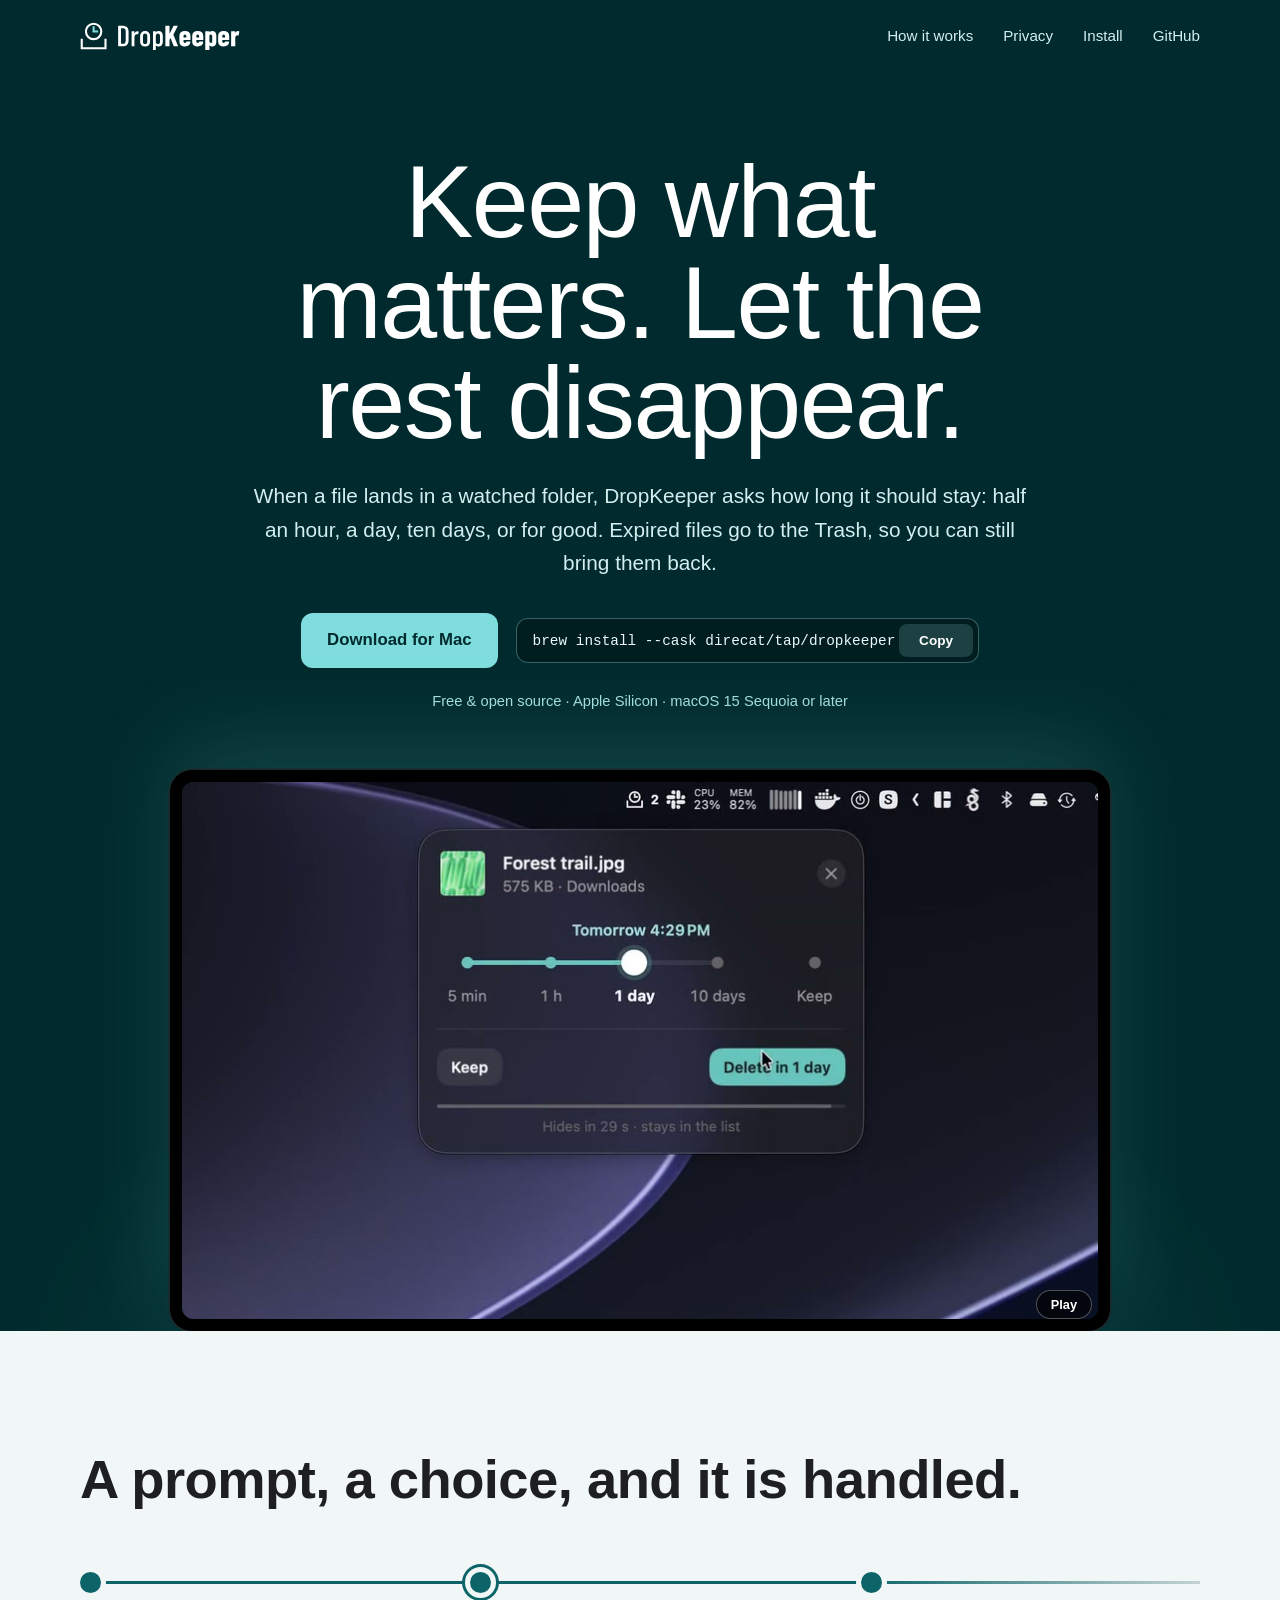
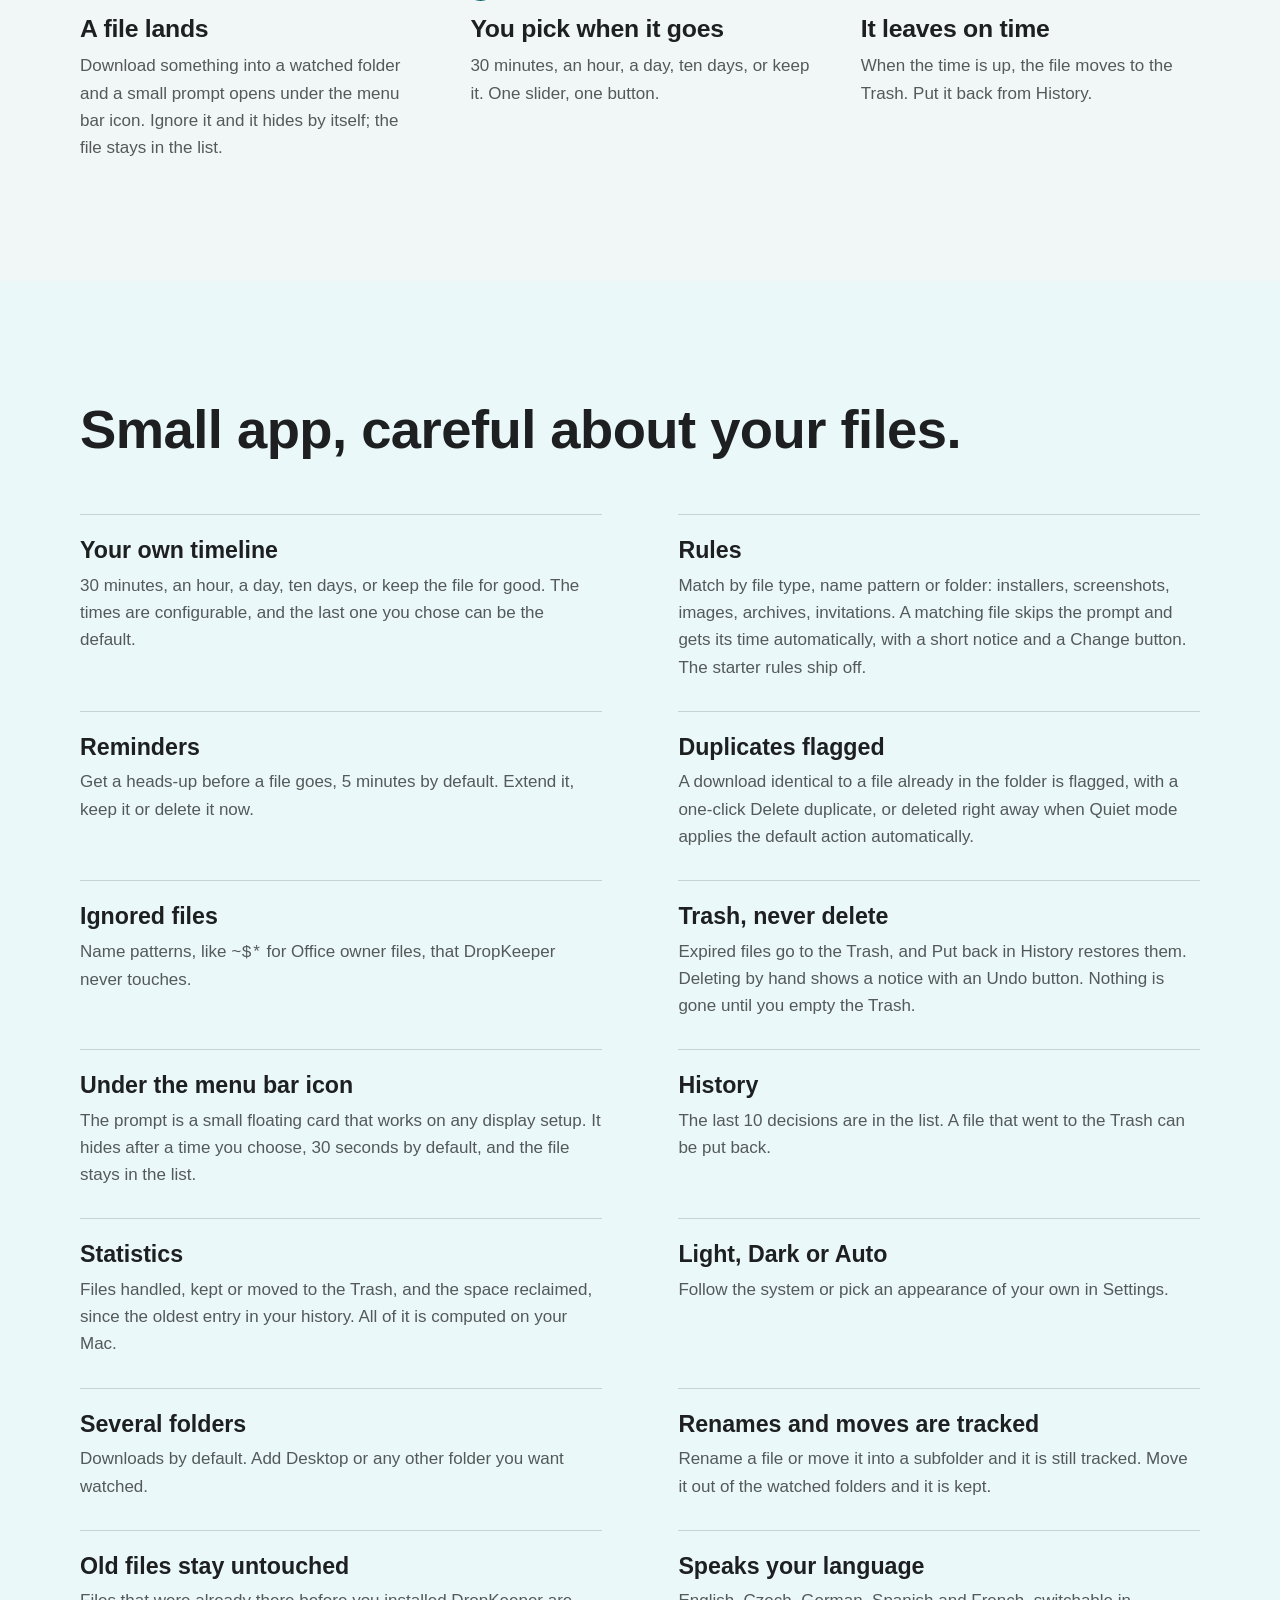
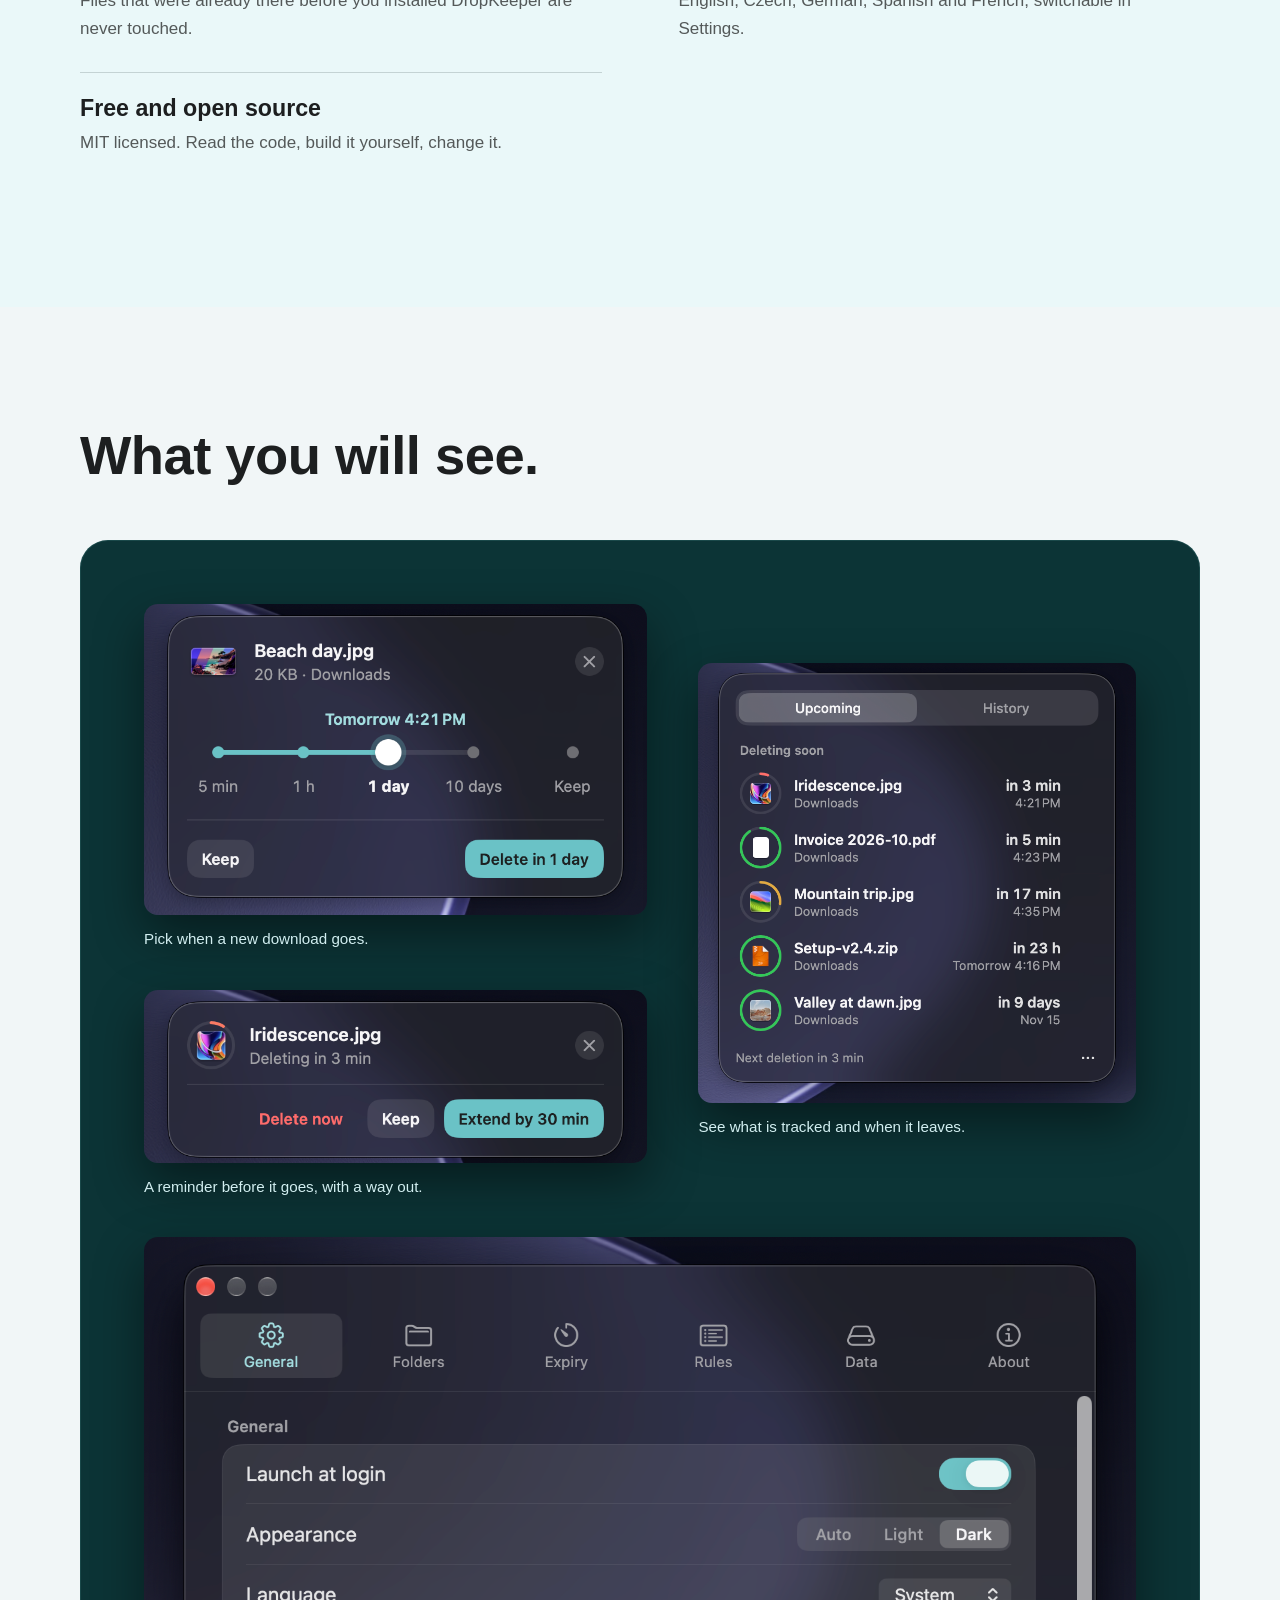
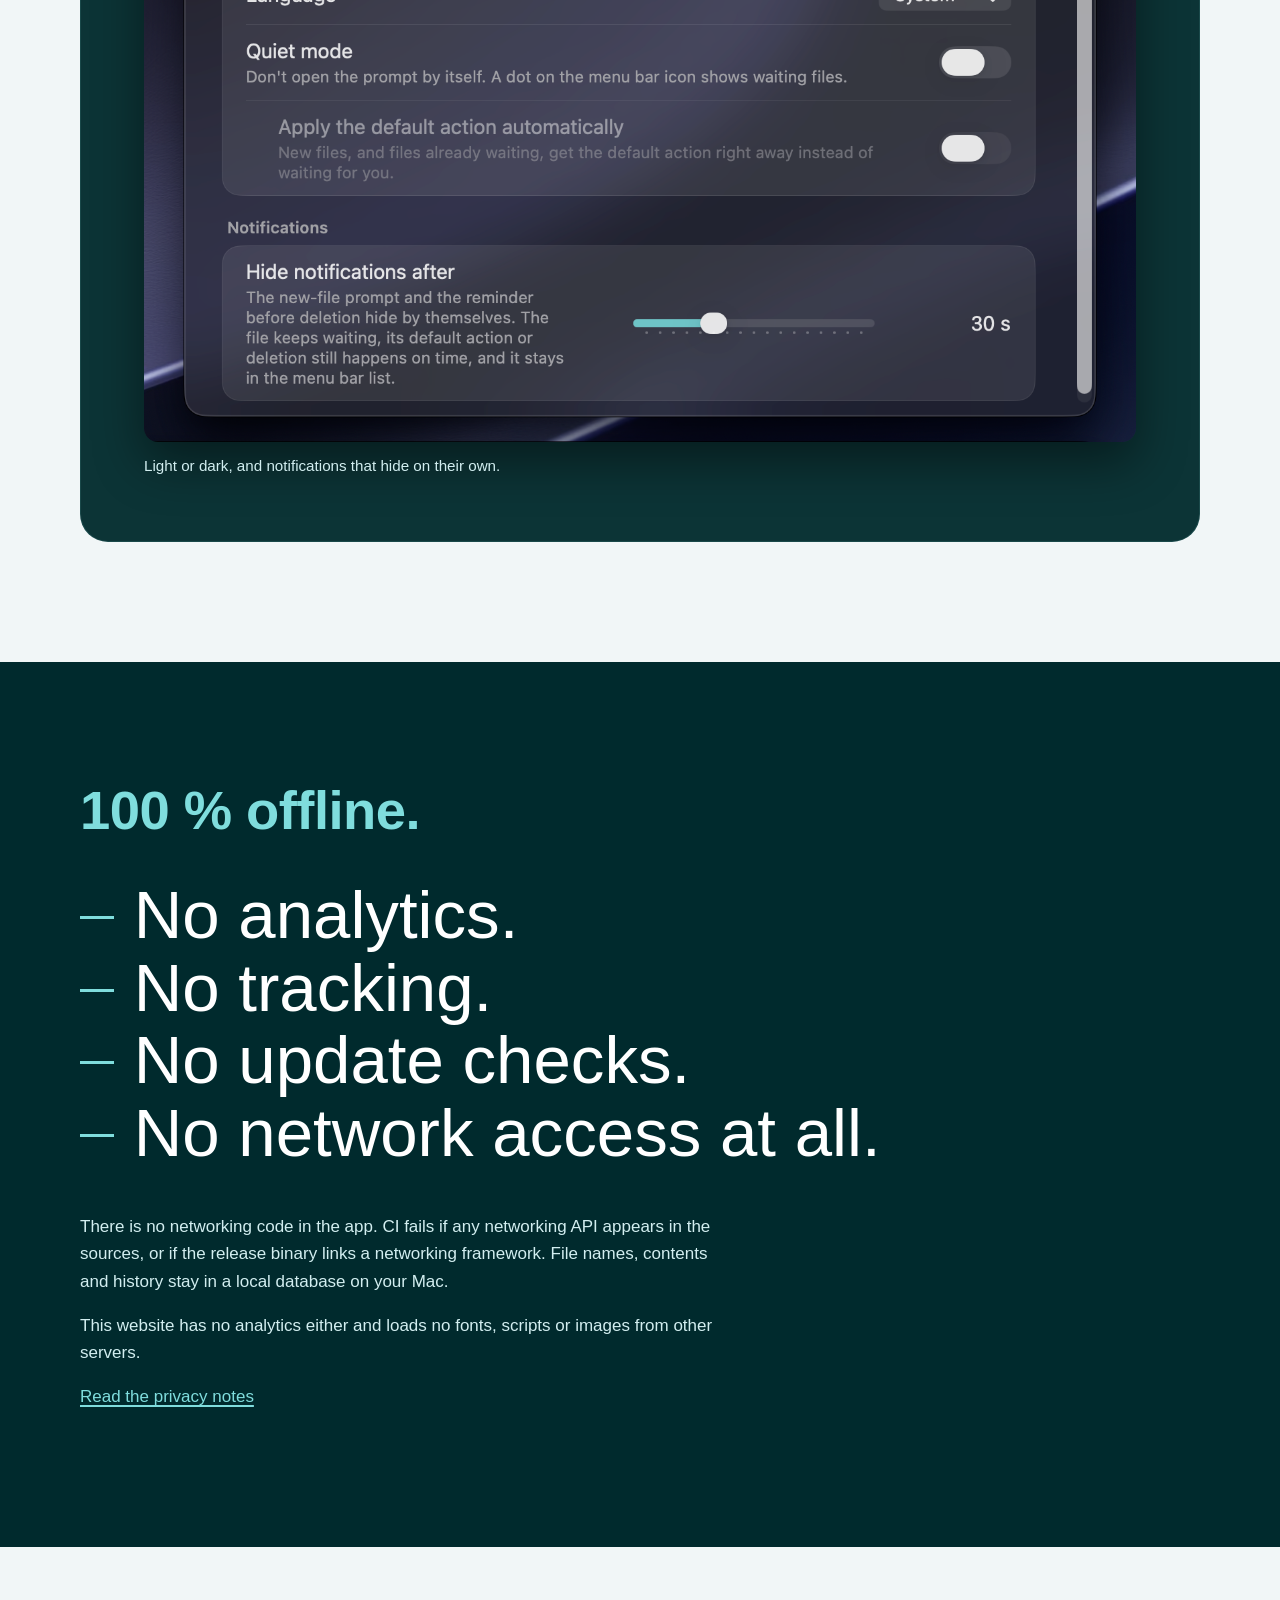
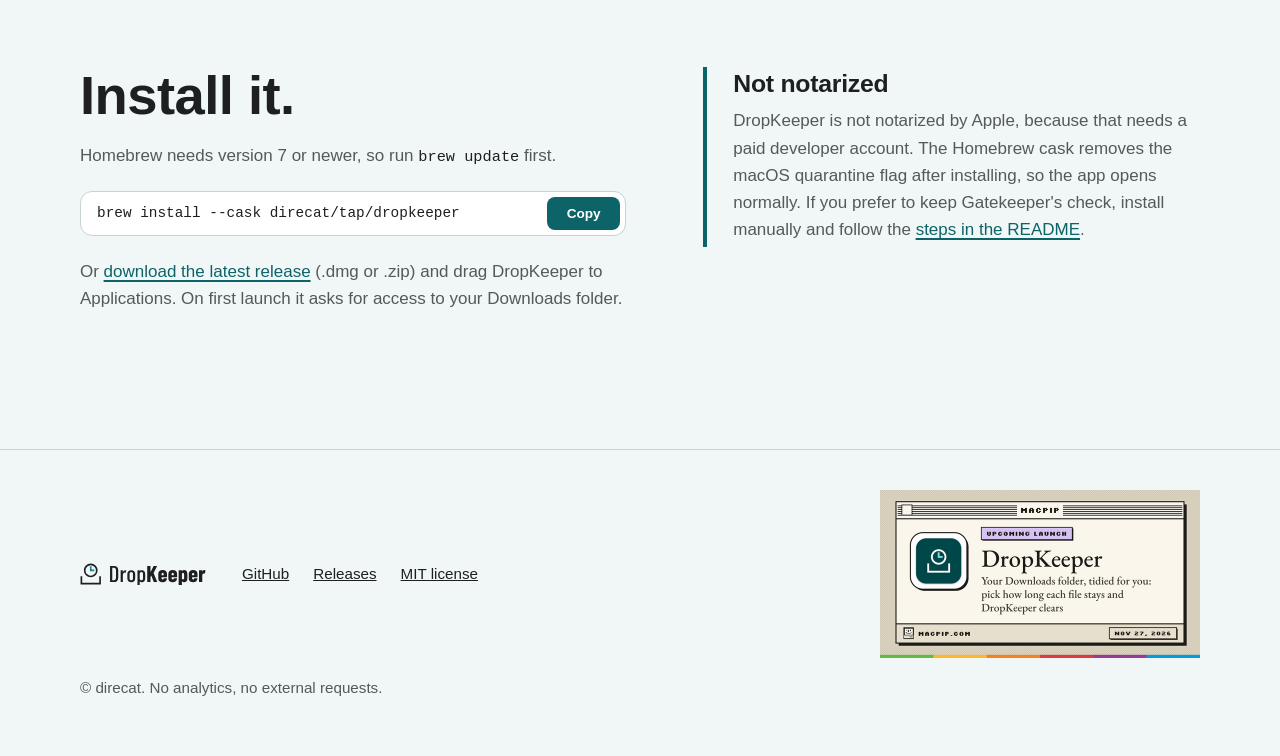
<file: site/index.html>
<!doctype html>
<html lang="en">
<head>
<meta charset="utf-8">
<meta name="viewport" content="width=device-width, initial-scale=1">
<meta name="referrer" content="no-referrer">
<meta name="color-scheme" content="light dark">
<title>DropKeeper – Keep what matters. Let the rest disappear</title>
<meta name="description" content="DropKeeper asks how long each new download should stay and moves expired files to the Trash. A free, open source, 100 % offline menu bar app for macOS.">
<link rel="canonical" href="https://direcat.net/dropkeeper/">
<link rel="icon" type="image/png" sizes="32x32" href="assets/favicon-32.png">
<link rel="icon" type="image/svg+xml" href="assets/dropkeeper-mark.svg">
<link rel="apple-touch-icon" href="assets/apple-touch-icon.png">
<meta name="theme-color" content="#002A2D">

<meta property="og:type" content="website">
<meta property="og:site_name" content="DropKeeper">
<meta property="og:title" content="DropKeeper – Keep what matters. Let the rest disappear">
<meta property="og:description" content="Decide how long each new download stays. Expired files go to the Trash. Free, open source, 100 % offline.">
<meta property="og:url" content="https://direcat.net/dropkeeper/">
<meta property="og:image" content="https://direcat.net/dropkeeper/assets/social-preview.png">
<meta property="og:image:width" content="1280">
<meta property="og:image:height" content="640">
<meta property="og:image:alt" content="DropKeeper – Keep what matters. Let the rest disappear.">
<meta name="twitter:card" content="summary_large_image">
<meta name="twitter:title" content="DropKeeper – Keep what matters. Let the rest disappear">
<meta name="twitter:description" content="Decide how long each new download stays. Expired files go to the Trash. Free, open source, 100 % offline.">
<meta name="twitter:image" content="https://direcat.net/dropkeeper/assets/social-preview.png">
<meta name="twitter:image:alt" content="DropKeeper – Keep what matters. Let the rest disappear.">

<link rel="stylesheet" href="assets/site.css">
</head>
<body>
<a class="skip" href="#main">Skip to content</a>

<header class="hero">
  <div class="wrap">
    <nav class="top" aria-label="Main">
      <a class="brand" href="#top" aria-label="DropKeeper, back to top"><img src="assets/dropkeeper-lockup-white.svg" alt="DropKeeper" width="160" height="28"></a>
      <ul>
        <li><a href="#how">How it works</a></li>
        <li><a href="#privacy">Privacy</a></li>
        <li><a href="#install">Install</a></li>
        <li><a href="https://github.com/direcat/dropkeeper">GitHub</a></li>
      </ul>
    </nav>

    <div class="hero-copy" id="top">
      <h1>Keep what matters. Let the rest disappear.</h1>
      <p class="lede">When a file lands in a watched folder, DropKeeper asks how long it should stay: half an hour, a day, ten days, or for good. Expired files go to the Trash, so you can still bring them back.</p>
      <div class="cta">
        <a class="btn" href="https://github.com/direcat/dropkeeper/releases/latest">Download for Mac</a>
        <div class="brew">
          <code id="brew-cmd">brew install --cask direcat/tap/dropkeeper</code>
          <button type="button" id="copy" class="copy" aria-label="Copy the Homebrew command">Copy</button>
        </div>
      </div>
      <p class="small">Free &amp; open source · Apple Silicon · macOS 15 Sequoia or later</p>
      <p class="sr" role="status" id="copy-status"></p>
    </div>

    <figure class="screen">
      <video id="demo" autoplay muted loop playsinline preload="metadata" poster="assets/demo-poster.jpg" width="920" height="540" aria-label="Demo: a downloaded file appears, the prompt slides down under the menu bar icon, you pick one day and click Delete in 1 day, then the list shows the file among the others with progress rings.">
        <source src="assets/dropkeeper-demo.mp4" type="video/mp4">
      </video>
      <button type="button" class="pp" id="pp" aria-label="Pause the demo video" hidden>Pause</button>
    </figure>
  </div>
</header>

<main id="main">

  <section class="sec" id="how" aria-labelledby="how-h">
    <div class="wrap">
      <h2 id="how-h">A prompt, a choice, and it is handled.</h2>
      <ol class="track">
        <li>
          <h3>A file lands</h3>
          <p>Download something into a watched folder and a small prompt opens under the menu bar icon. Ignore it and it hides by itself; the file stays in the list.</p>
        </li>
        <li>
          <h3>You pick when it goes</h3>
          <p>30 minutes, an hour, a day, ten days, or keep it. One slider, one button.</p>
        </li>
        <li>
          <h3>It leaves on time</h3>
          <p>When the time is up, the file moves to the Trash. Put it back from History.</p>
        </li>
      </ol>
    </div>
  </section>

  <section class="sec alt" aria-labelledby="feat-h">
    <div class="wrap">
      <h2 id="feat-h">Small app, careful about your files.</h2>
      <dl class="feats">
        <div>
          <dt>Your own timeline</dt>
          <dd>30 minutes, an hour, a day, ten days, or keep the file for good. The times are configurable, and the last one you chose can be the default.</dd>
        </div>
        <div>
          <dt>Rules</dt>
          <dd>Match by file type, name pattern or folder: installers, screenshots, images, archives, invitations. A matching file skips the prompt and gets its time automatically, with a short notice and a Change button. The starter rules ship off.</dd>
        </div>
        <div>
          <dt>Reminders</dt>
          <dd>Get a heads-up before a file goes, 5 minutes by default. Extend it, keep it or delete it now.</dd>
        </div>
        <div>
          <dt>Duplicates flagged</dt>
          <dd>A download identical to a file already in the folder is flagged, with a one-click Delete duplicate, or deleted right away when Quiet mode applies the default action automatically.</dd>
        </div>
        <div>
          <dt>Ignored files</dt>
          <dd>Name patterns, like <code>~$*</code> for Office owner files, that DropKeeper never touches.</dd>
        </div>
        <div>
          <dt>Trash, never delete</dt>
          <dd>Expired files go to the Trash, and Put back in History restores them. Deleting by hand shows a notice with an Undo button. Nothing is gone until you empty the Trash.</dd>
        </div>
        <div>
          <dt>Under the menu bar icon</dt>
          <dd>The prompt is a small floating card that works on any display setup. It hides after a time you choose, 30 seconds by default, and the file stays in the list.</dd>
        </div>
        <div>
          <dt>History</dt>
          <dd>The last 10 decisions are in the list. A file that went to the Trash can be put back.</dd>
        </div>
        <div>
          <dt>Statistics</dt>
          <dd>Files handled, kept or moved to the Trash, and the space reclaimed, since the oldest entry in your history. All of it is computed on your Mac.</dd>
        </div>
        <div>
          <dt>Light, Dark or Auto</dt>
          <dd>Follow the system or pick an appearance of your own in Settings.</dd>
        </div>
        <div>
          <dt>Several folders</dt>
          <dd>Downloads by default. Add Desktop or any other folder you want watched.</dd>
        </div>
        <div>
          <dt>Renames and moves are tracked</dt>
          <dd>Rename a file or move it into a subfolder and it is still tracked. Move it out of the watched folders and it is kept.</dd>
        </div>
        <div>
          <dt>Old files stay untouched</dt>
          <dd>Files that were already there before you installed DropKeeper are never touched.</dd>
        </div>
        <div>
          <dt>Speaks your language</dt>
          <dd>English, Czech, German, Spanish and French, switchable in Settings.</dd>
        </div>
        <div>
          <dt>Free and open source</dt>
          <dd>MIT licensed. Read the code, build it yourself, change it.</dd>
        </div>
      </dl>
    </div>
  </section>

  <section class="sec" aria-labelledby="shots-h">
    <div class="wrap">
      <h2 id="shots-h">What you will see.</h2>
      <div class="stage">
        <figure class="s-prompt">
          <img src="assets/prompt.png" width="840" height="520" loading="lazy" alt="The prompt for a new file named Beach day.jpg with a slider set to one day, showing the deletion time Tomorrow 4:21 PM, a Keep button and a Delete in 1 day button.">
          <figcaption>Pick when a new download goes.</figcaption>
        </figure>
        <figure class="s-list">
          <img src="assets/list.png" width="840" height="844" loading="lazy" alt="The menu bar list with an Upcoming and History switch. Under Deleting soon, Iridescence.jpg leaves in 3 minutes and Mountain trip.jpg in 17 minutes, each with a progress ring, followed by Invoice 2026-10.pdf, Setup-v2.4.zip and Valley at dawn.jpg. The footer reads Next deletion in 3 min.">
          <figcaption>See what is tracked and when it leaves.</figcaption>
        </figure>
        <figure class="s-reminder">
          <img src="assets/reminder.png" width="840" height="288" loading="lazy" alt="A reminder that Iridescence.jpg is deleting in 3 minutes, with Delete now, Keep and Extend by 30 min buttons.">
          <figcaption>A reminder before it goes, with a way out.</figcaption>
        </figure>
        <figure class="s-settings">
          <img src="assets/settings.png" width="1480" height="1200" loading="lazy" alt="Settings, General tab: Launch at login, Appearance set to Auto, Light or Dark, Language, Quiet mode with Apply the default action automatically, and Hide notifications after 30 seconds.">
          <figcaption>Light or dark, and notifications that hide on their own.</figcaption>
        </figure>
      </div>
    </div>
  </section>

  <section class="sec dark" id="privacy" aria-labelledby="priv-h">
    <div class="wrap">
      <h2 id="priv-h">100 % offline.</h2>
      <ul class="nots" aria-label="What DropKeeper does not do">
        <li>No analytics.</li>
        <li>No tracking.</li>
        <li>No update checks.</li>
        <li>No network access at all.</li>
      </ul>
      <div class="prose">
        <p>There is no networking code in the app. CI fails if any networking API appears in the sources, or if the release binary links a networking framework. File names, contents and history stay in a local database on your Mac.</p>
        <p>This website has no analytics either and loads no fonts, scripts or images from other servers.</p>
        <p><a class="link" href="https://github.com/direcat/dropkeeper#privacy">Read the privacy notes</a></p>
      </div>
    </div>
  </section>

  <section class="sec" id="install" aria-labelledby="inst-h">
    <div class="wrap two">
      <div>
        <h2 id="inst-h">Install it.</h2>
        <p class="prose-p">Homebrew needs version 7 or newer, so run <code>brew update</code> first.</p>
        <div class="brew on-page">
          <code>brew install --cask direcat/tap/dropkeeper</code>
          <button type="button" class="copy" data-copy aria-label="Copy the Homebrew command">Copy</button>
        </div>
        <p class="prose-p">Or <a class="link" href="https://github.com/direcat/dropkeeper/releases/latest">download the latest release</a> (.dmg or .zip) and drag DropKeeper to Applications. On first launch it asks for access to your Downloads folder.</p>
      </div>
      <div class="note">
        <h3>Not notarized</h3>
        <p>DropKeeper is not notarized by Apple, because that needs a paid developer account. The Homebrew cask removes the macOS quarantine flag after installing, so the app opens normally. If you prefer to keep Gatekeeper's check, install manually and follow the <a class="link" href="https://github.com/direcat/dropkeeper#install">steps in the README</a>.</p>
      </div>
    </div>
  </section>

</main>

<footer class="foot">
  <div class="wrap">
    <picture>
      <source media="(prefers-color-scheme: dark)" srcset="assets/dropkeeper-lockup-white.svg">
      <img src="assets/dropkeeper-lockup.svg" alt="DropKeeper" width="128" height="22">
    </picture>
    <ul>
      <li><a href="https://github.com/direcat/dropkeeper">GitHub</a></li>
      <li><a href="https://github.com/direcat/dropkeeper/releases">Releases</a></li>
      <li><a href="https://github.com/direcat/dropkeeper/blob/master/LICENSE">MIT license</a></li>
    </ul>
    <a class="badge" href="https://macpip.com/apps/dropkeeper?ref=badge" target="_blank" rel="noopener">
      <img src="assets/macpip-badge.png" alt="DropKeeper on MacPip: upcoming launch Nov 27, 2026" width="320" height="168">
    </a>
    <p>© direcat. No analytics, no external requests.</p>
  </div>
</footer>

<script src="assets/site.js"></script>
</body>
</html>
</file>
<file: site/assets/site.css>
:root {
  --p100: #EAF8F9; --p200: #D2EEF0; --p300: #A3DDE0; --p400: #6AC2C6; --p500: #39A4A9;
  --p600: #188489; --p700: #0C6468; --p800: #034649; --p900: #002A2D; --glow: #7FDDDD;
  --n100: #F1F6F7; --n200: #E3E9E9; --n300: #CDD2D2; --n600: #717676; --n700: #545959; --n900: #212525; --ink: #1D1F20;

  --bg: var(--n100);
  --bg-alt: var(--p100);
  --text: var(--ink);
  --muted: var(--n700);
  --line: #C4D3D4;
  --accent: var(--p700);
  --accent-ink: #fff;
  --code-bg: #fff;

  --sans: -apple-system, BlinkMacSystemFont, "SF Pro Text", "SF Pro", "Segoe UI", Roboto, "Helvetica Neue", Arial, sans-serif;
  --cond: "Avenir Next Condensed", "SF Pro Display", "Roboto Condensed", "Arial Narrow", -apple-system, BlinkMacSystemFont, "Segoe UI", sans-serif;
  --mono: ui-monospace, "SF Mono", SFMono-Regular, Menlo, Consolas, monospace;
  --gutter: clamp(20px, 5vw, 48px);
}
@media (prefers-color-scheme: dark) {
  :root {
    --bg: #021C1E; --bg-alt: #04282B; --text: #E6F1F2; --muted: #A9BFC1; --line: #134347;
    --accent: var(--glow); --accent-ink: #002A2D; --code-bg: #031416;
  }
}

*, *::before, *::after { box-sizing: border-box; }
html { scroll-behavior: smooth; -webkit-text-size-adjust: 100%; }
@media (prefers-reduced-motion: reduce) { html { scroll-behavior: auto; } }
body {
  margin: 0; background: var(--bg); color: var(--text);
  font: 400 1.0625rem/1.6 var(--sans); -webkit-font-smoothing: antialiased;
}
img, video { max-width: 100%; height: auto; display: block; }
a { color: inherit; }
.wrap { width: min(1120px, 100% - 2 * var(--gutter)); margin-inline: auto; }
.sr { position: absolute; width: 1px; height: 1px; overflow: hidden; clip-path: inset(50%); white-space: nowrap; }
.skip { position: absolute; left: 12px; top: -60px; z-index: 10; background: var(--glow); color: var(--p900); padding: 10px 16px; border-radius: 8px; font-weight: 600; }
.skip:focus { top: 12px; }
:focus-visible { outline: 3px solid var(--glow); outline-offset: 3px; border-radius: 4px; }
.sec:not(.dark) :focus-visible { outline-color: var(--p600); }
@media (prefers-color-scheme: dark) { .sec:not(.dark) :focus-visible { outline-color: var(--glow); } }

h1, h2, h3 { font-family: var(--cond); font-weight: 600; line-height: 1.05; letter-spacing: -0.01em; margin: 0; text-wrap: balance; }

/* hero: always the dark petrol of the app, like a screen in a dark room */
.hero {
  background:
    radial-gradient(900px 420px at 50% 100%, rgba(127,221,221,.16), transparent 70%),
    var(--p900);
  color: #fff; padding-top: 22px; overflow: hidden;
}
.top { display: flex; justify-content: space-between; align-items: center; gap: 16px; flex-wrap: wrap; }
.top ul { display: flex; gap: clamp(14px, 3vw, 30px); list-style: none; margin: 0; padding: 0; font-size: .95rem; }
.top a { text-decoration: none; color: var(--p200); padding: 6px 0; }
.top a:hover { color: #fff; text-decoration: underline; text-underline-offset: 4px; }
.brand { display: inline-block; padding: 0 !important; }
.brand img { height: 28px; width: auto; }
/* centered over the screen below it */
.hero-copy { padding: clamp(48px, 8vw, 104px) 0 clamp(36px, 5vw, 56px); max-width: 940px; margin-inline: auto; text-align: center; }
.hero-copy .lede { margin-inline: auto; }
.hero-copy .cta { justify-content: center; }
.hero h1 { font-size: clamp(3rem, 8.4vw, 6.4rem); font-weight: 500; line-height: .98; letter-spacing: -0.015em; }
.lede { font-size: clamp(1.1rem, 2vw, 1.3rem); color: var(--p200); max-width: 38em; margin: 26px 0 0; }
.cta { display: flex; flex-wrap: wrap; gap: 14px 18px; align-items: center; margin-top: 34px; }
.btn {
  display: inline-block; background: var(--glow); color: var(--p900); font-weight: 650; text-decoration: none;
  padding: 14px 26px; border-radius: 12px; font-size: 1.05rem; transition: background .15s;
}
.btn:hover { background: #fff; }
.brew {
  display: flex; align-items: center; gap: 4px; max-width: 100%;
  border: 1px solid rgba(163,221,224,.35); border-radius: 12px; padding: 5px 5px 5px 16px;
  background: rgba(0,0,0,.28);
}
.brew code { font: .9rem/1.4 var(--mono); color: var(--p100); overflow-x: auto; white-space: nowrap; padding: 6px 0; }
.copy {
  font: 600 .85rem var(--sans); border: 0; border-radius: 8px; padding: 9px 14px; cursor: pointer;
  background: rgba(163,221,224,.18); color: #fff; min-width: 4.6rem;
}
.copy:hover { background: rgba(163,221,224,.32); }
.small { margin: 22px 0 0; font-size: .92rem; color: var(--p300); }

/* Frame around the demo video. */
.screen {
  position: relative; margin: 0 auto; max-width: 940px;
  background: #000; padding: 12px; border-radius: 22px;
  box-shadow: 0 0 0 1.5px #1c2a2b, 0 -30px 90px rgba(127,221,221,.14);
}
.screen video { display: block; width: 100%; border-radius: 12px; background: var(--p800); aspect-ratio: 920 / 540; }
.pp {
  position: absolute; right: 18px; bottom: 12px; z-index: 3; font: 600 .8rem var(--sans); color: #fff;
  background: rgba(0,0,0,.6); border: 1px solid rgba(255,255,255,.3); border-radius: 999px; padding: 6px 14px; cursor: pointer;
}
.pp:hover { background: rgba(0,0,0,.85); }
.pp[hidden] { display: none; }

/* sections */
.sec { padding: clamp(64px, 10vw, 120px) 0; }
.sec.alt { background: var(--bg-alt); }
.sec h2 { font-size: clamp(2rem, 4.6vw, 3.4rem); max-width: 18em; }
.sec h3 { font-size: 1.55rem; font-weight: 600; }
.sec p { max-width: 38em; }

/* how it works: the slider from the app, as a timeline */
.track { list-style: none; margin: 64px 0 0; padding: 0; display: grid; grid-template-columns: repeat(3, 1fr); gap: 0 clamp(24px, 4vw, 56px); position: relative; }
.track li { position: relative; padding-top: 44px; }
.track li::before { /* the line */
  content: ""; position: absolute; top: 9px; left: 0; right: calc(-1 * clamp(24px, 4vw, 56px)); height: 3px; background: var(--accent);
}
.track li:last-child::before { right: 0; background: linear-gradient(90deg, var(--accent), var(--line)); }
.track li::after { /* the knob */
  content: ""; position: absolute; top: 0; left: 0; width: 21px; height: 21px; border-radius: 50%;
  background: var(--accent); box-shadow: 0 0 0 5px var(--bg);
}
.track li:nth-child(2)::after { box-shadow: 0 0 0 5px var(--bg), 0 0 0 8px var(--accent); }
.track h3 { margin-bottom: 10px; }
.track p { margin: 0; color: var(--muted); }

/* features */
.feats { display: grid; grid-template-columns: repeat(2, 1fr); gap: 0 clamp(32px, 6vw, 88px); margin: 56px 0 0; }
.feats div { border-top: 1px solid var(--line); padding: 22px 0 30px; }
.feats dt { font: 600 1.45rem/1.15 var(--cond); margin-bottom: 8px; }
.feats dd { margin: 0; color: var(--muted); max-width: 32em; }

/* screenshots */
.stage {
  margin-top: 56px; background: #0C3436; border-radius: 28px; padding: clamp(24px, 5vw, 64px);
  display: grid; grid-template-columns: 1.15fr 1fr; grid-template-areas: "p l" "r l" "s s"; gap: clamp(20px, 3vw, 40px) clamp(24px, 4vw, 56px);
  align-items: center; box-shadow: inset 0 0 0 1px rgba(127,221,221,.12);
}
.stage figure { margin: 0; }
.stage img { border-radius: 14px; box-shadow: 0 20px 50px rgba(0,0,0,.45); }
.stage figcaption { margin-top: 12px; color: var(--p200); font-size: .95rem; }
.s-prompt { grid-area: p; } .s-list { grid-area: l; } .s-reminder { grid-area: r; } .s-settings { grid-area: s; }

/* privacy */
.sec.dark { background: var(--p900); color: #fff; }
.sec.dark h2 { color: var(--glow); }
.nots { list-style: none; margin: 40px 0 0; padding: 0; font: 500 clamp(2rem, 6vw, 4.2rem)/1.08 var(--cond); }
.nots li { color: #fff; }
.nots li::before { content: ""; display: inline-block; width: .5em; height: 3px; background: var(--glow); vertical-align: .28em; margin-right: .3em; }
.prose { margin-top: 44px; color: var(--p200); max-width: 38em; }
.prose.wide { margin-top: 36px; color: var(--text); }
.prose p { margin: 0 0 1em; }
.dark .link { color: var(--glow); }

.link { color: var(--accent); text-underline-offset: 3px; text-decoration-thickness: 1.5px; }
.link:hover { text-decoration-thickness: 3px; }

/* install */
.two { display: grid; grid-template-columns: 1.1fr 1fr; gap: clamp(32px, 6vw, 88px); align-items: start; }
.prose-p { color: var(--muted); }
.prose-p code { font-family: var(--mono); font-size: .9em; color: var(--text); }
.brew.on-page { background: var(--code-bg); border-color: var(--line); margin: 22px 0; display: flex; }
.on-page code { color: var(--text); }
.on-page .copy { background: var(--p700); color: #fff; }
.on-page .copy:hover { background: var(--p800); }
@media (prefers-color-scheme: dark) { .on-page .copy { background: var(--p600); } .on-page .copy:hover { background: var(--p500); } }
.note { border-left: 4px solid var(--accent); padding: 4px 0 4px 26px; }
.note h3 { margin-bottom: 10px; }
.note p { margin: 0; color: var(--muted); }

/* footer */
.foot { border-top: 1px solid var(--line); padding: 40px 0 56px; font-size: .95rem; color: var(--muted); }
.foot .wrap { display: flex; flex-wrap: wrap; align-items: center; gap: 18px 36px; }
.foot img { height: 22px; width: auto; }
.foot ul { display: flex; flex-wrap: wrap; gap: 8px 24px; list-style: none; margin: 0; padding: 0; }
.foot .badge { margin-left: auto; line-height: 0; }
.foot .badge img { width: 320px; height: auto; max-width: 100%; }
.foot a { color: var(--text); }
.foot p { margin: 0; flex-basis: 100%; }

@media (max-width: 820px) {
  .track { grid-template-columns: 1fr; gap: 36px; margin-top: 48px; }
  .track li { padding: 0 0 0 48px; }
  .track li::before { top: 0; left: 9px; right: auto; bottom: -36px; width: 3px; height: auto; }
  .track li:last-child::before { display: none; }
  .track li::after { top: 3px; }
  .feats { grid-template-columns: 1fr; }
  .stage { grid-template-columns: 1fr; grid-template-areas: "p" "l" "r" "s"; border-radius: 20px; }
  .two { grid-template-columns: 1fr; }
}
@media (max-width: 520px) {
  .top ul { gap: 14px; }
  .btn { width: 100%; text-align: center; }
  .brew { width: 100%; }
  .brew code { font-size: .78rem; }
  .screen { padding: 6px; border-radius: 16px; }
  }

.brew code { min-width: 0; flex: 1 1 auto; }
.copy { flex: none; }
.cta > * { min-width: 0; }
</file>
